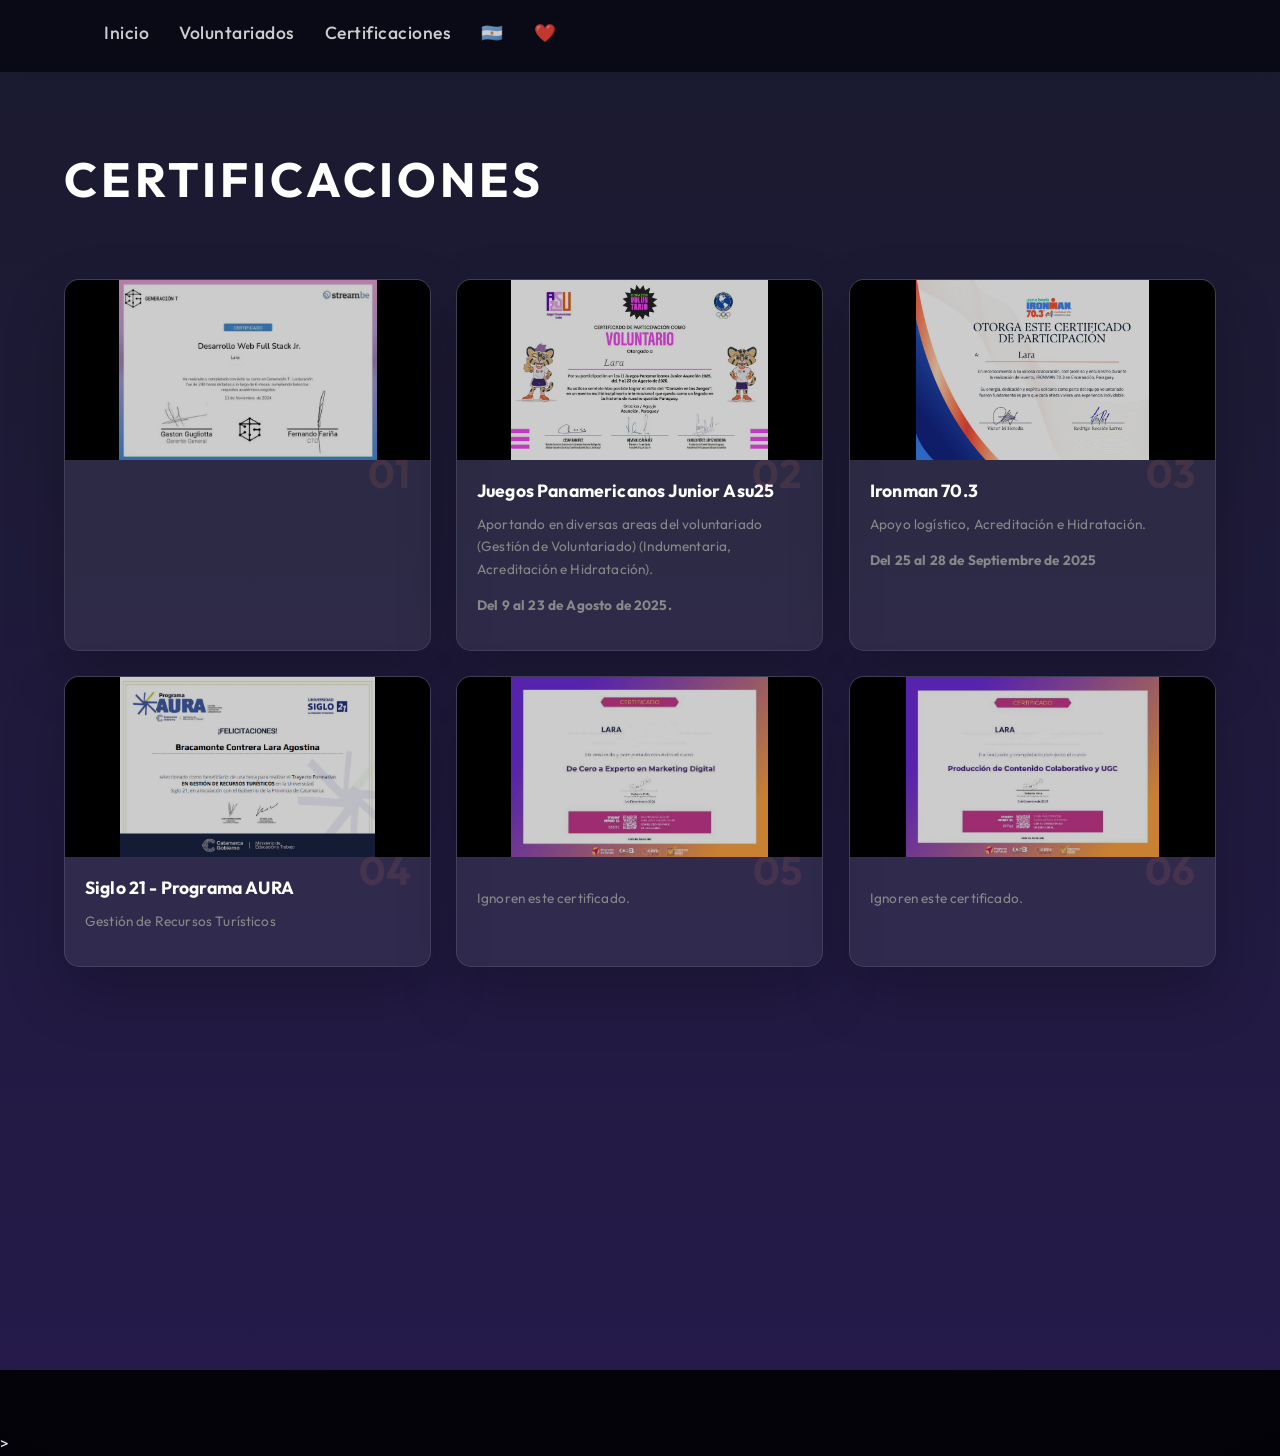
<file: certificaciones.html>
<!DOCTYPE html>
<html lang="es">
<head>
    <meta charset="UTF-8">
    <meta name="viewport" content="width=device-width, initial-scale=1.0">
    <title>Certificaciones - Lara Agostina</title>
    <link href="https://unpkg.com/aos@2.3.1/dist/aos.css" rel="stylesheet">
    <link href="https://fonts.googleapis.com/css2?family=Outfit:wght@300;600&family=Playfair+Display:ital,wght@1,700&display=swap" rel="stylesheet">
    <link rel="stylesheet" href="styles.css">
    <link href="https://fonts.googleapis.com/css2?family=Indie+Flower&display=swap" rel="stylesheet">

</head>
<body>

<nav>
    <div class="nav-container">
        <div class="menu-toggle" id="mobile-menu">
            <span class="bar"></span>
            <span class="bar"></span>
            <span class="bar"></span>
        </div>

    <ul class="nav-list">
        <li><a href="index.html">Inicio</a></li>
        <li><a href="voluntaria.html">Voluntariados</a></li>
        <li><a href="certificaciones.html" class="active" >Certificaciones</a></li>
        <li><a href="viajes.html">🇦🇷</a></li>
        <li><a href="raices.html">❤️</a></li>
    </ul>
    </div>
</nav>

<main>

<section id="certificaciones">
    <h2 data-aos="fade-up">Certificaciones</h2>
    <div class="certificados-slider">
        
        <div class="cert-card" data-aos="flip-left">
            <div class="cert-img-container">
                <img src="cert-fullstack.jpg" alt="Desarrollo Web Full Stack Jr" oncontextmenu="return false;">
            </div>
            <div class="cert-info">
                <span class="cert-number">01</span>
            </div>
        </div>

        <div class="cert-card" data-aos="flip-left" data-aos-delay="100">
            <div class="cert-img-container">
                <img src="Asu25 Lara Voluntaria.jpeg" alt="Juegos Panamericanos Junior Asu25" oncontextmenu="return false;">
            </div>
            <div class="cert-info">
                <span class="cert-number">02</span>
                <h3>Juegos Panamericanos Junior Asu25</h3>
                <p>Aportando en diversas areas del voluntariado (Gestión de Voluntariado) (Indumentaria, Acreditación e Hidratación).</p>
                <strong><p>Del 9 al 23 de Agosto de 2025.</p></strong>
            </div>
        </div>

        <div class="cert-card" data-aos="flip-left" data-aos-delay="200">
            <div class="cert-img-container">
                <img src="Ironman 70.3 Lara Voluntaria.jpg" alt="ironman 70.3" oncontextmenu="return false;">
            </div>
            <div class="cert-info">
                <span class="cert-number">03</span>
                <h3>Ironman 70.3</h3>
                <p>Apoyo logístico, Acreditación e Hidratación.</p>
                <strong><p>Del 25 al 28 de Septiembre de 2025</p></strong>
            </div>
        </div>

         <div class="cert-card" data-aos="flip-left" data-aos-delay="200">
            <div class="cert-img-container">
                <img src="Certificado Siglo21 - Programa AURA.jpg" alt="Certificado Siglo21 - Programa AURA" oncontextmenu="return false;">
            </div>
            <div class="cert-info">
                <span class="cert-number">04</span>
                <h3>Siglo 21 - Programa AURA</h3>
                <p>Gestión de Recursos Turísticos</p>
            </div>
        </div>

        <div class="cert-card" data-aos="flip-left" data-aos-delay="300">
            <div class="cert-img-container">
                <img src="cert-marketing.jpg" alt="Marketing Digital" oncontextmenu="return false;">
            </div>
            <div class="cert-info">
                <span class="cert-number">05</span>
                <p>Ignoren este certificado.</p>
            </div>
        </div>

        <div class="cert-card" data-aos="flip-left" data-aos-delay="400">
            <div class="cert-img-container">
                <img src="cert-ugc.jpg" alt="UGC" oncontextmenu="return false;">
            </div>
            <div class="cert-info">
                <p>Ignoren este certificado.</p>
                <span class="cert-number">06</span>
            </div>
        </div>

        <div class="cert-card" data-aos="flip-left" data-aos-delay="500">
            <div class="cert-img-container">
                <img src="oratoria  neurocomunicaciones.jpg" alt="Oratoria" oncontextmenu="return false;">
            </div>
            <div class="cert-info">
                <p>Ignoren este certificado.</p>
                <span class="cert-number">07</span>
            </div>
        </div>

        <div class="cert-card" data-aos="flip-left" data-aos-delay="600">
            <div class="cert-img-container">
                <img src="edicion de video para redes sociales.jpeg" alt="Edición de Video" oncontextmenu="return false;">
            </div>
            <div class="cert-info">
                <p>Ignoren este certificado.</p>
                <span class="cert-number">08</span>
            </div>
        </div>
    </div>
</section>
    
</main>

<script src="https://unpkg.com/aos@2.3.1/dist/aos.js"></script>
    <script>
        AOS.init();
    </script>


<script>
        const mobileMenu = document.getElementById('mobile-menu');
        const navList = document.querySelector('.nav-list');

        mobileMenu.addEventListener('click', () => {
            navList.classList.toggle('active');
            mobileMenu.classList.toggle('is-active'); // Por si cambia la forma de las rayitas
        });
    </script>

<script>
        // Seleccionamos todos los enlaces del menú
        const linksMenu = document.querySelectorAll('.nav-list a');

        linksMenu.forEach(link => {
            link.addEventListener('click', function(e) {
                // 1. Evitamos que el navegador salte de página inmediatamente
                e.preventDefault(); 
                const href = this.getAttribute('href');
                
                // 2. Creamos la onda (ripple)
                const ripple = document.createElement('span');
                ripple.classList.add('ripple');
                this.appendChild(ripple);

                // 3. Calculamos la posición del clic para que la onda nazca ahí
                const rect = this.getBoundingClientRect();
                const size = Math.max(rect.width, rect.height);
                
                // Centramos la onda en el punto exacto del clic/toque
                const x = e.clientX - rect.left - size / 2;
                const y = e.clientY - rect.top - size / 2;

                ripple.style.width = ripple.style.height = `${size}px`;
                ripple.style.left = `${x}px`;
                ripple.style.top = `${y}px`;

                // 4. Cambiamos el color del texto a amarillo durante la expansión
                this.style.color = '#ffeb3b'; // O tu color amarillo exacto

                // 5. Pequeña pausa: Esperamos 400ms (lo que tarda en expandirse la onda) 
                //    y luego saltamos a la página nueva.
                setTimeout(() => {
                    // Eliminamos el ripple para no sobrecargar el DOM (opcional pero limpio)
                    ripple.remove();
                    // Volvemos a poner el color de texto normal antes del cambio de página
                    this.style.color = ''; 
                    // Ejecutamos el salto de página
                    window.location.href = href;
                }, 400); // 400ms es el tiempo perfecto de espera
            });
        });
    </script>

</body>
</html>>
</file>
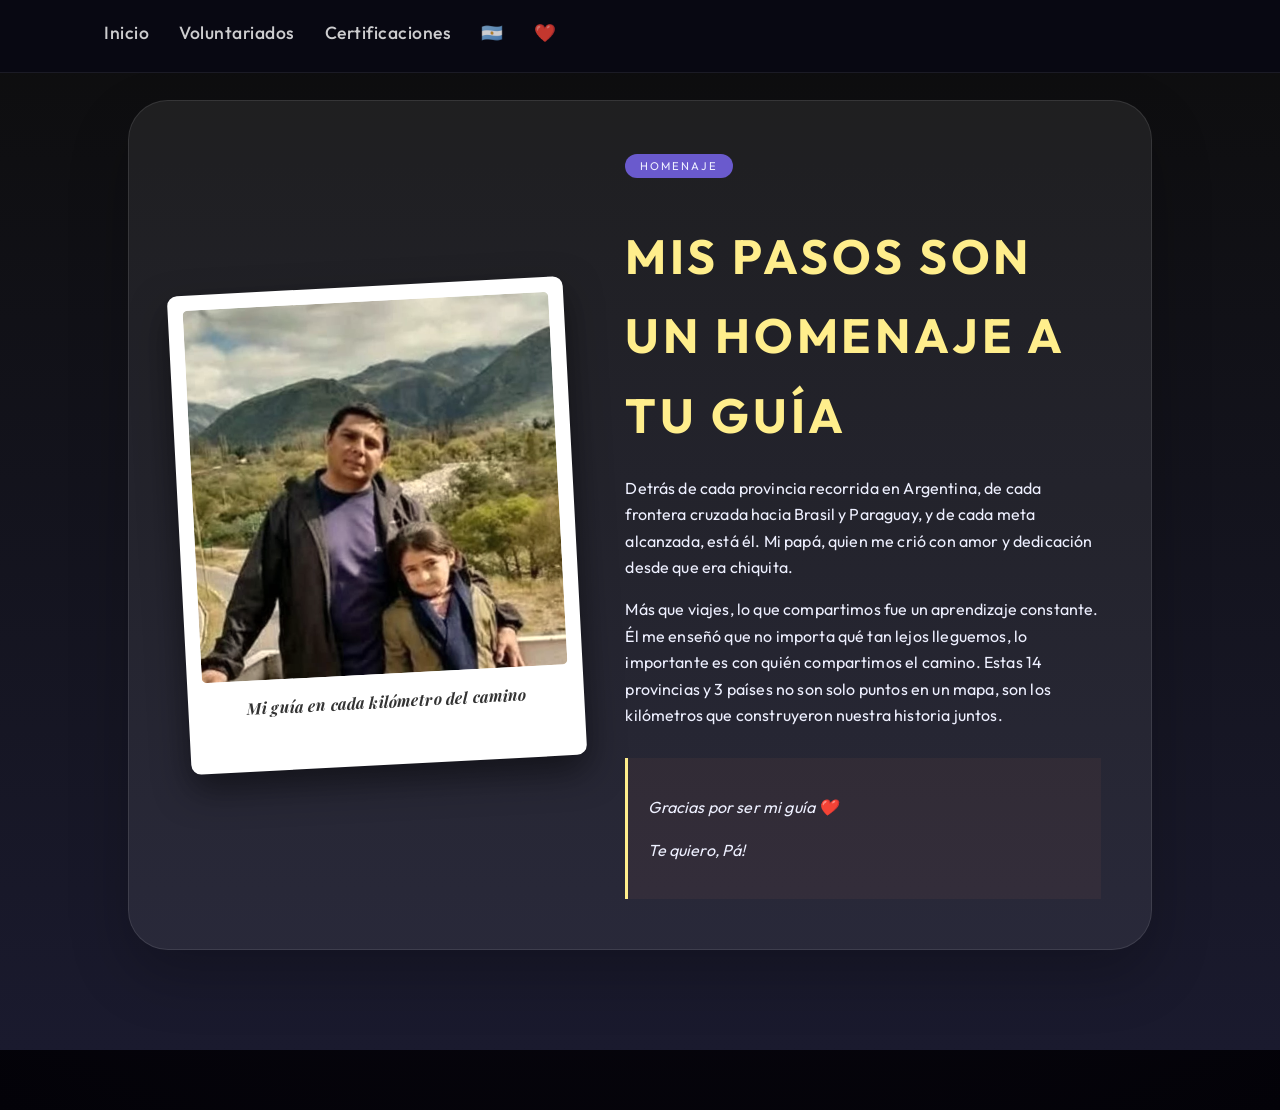
<file: raices.html>
<!DOCTYPE html>
<html lang="es">
<head>
    <meta charset="UTF-8">
    <meta name="viewport" content="width=device-width, initial-scale=1.0">
    <title>❤️ - Lara Agostina</title>
    <link href="https://unpkg.com/aos@2.3.1/dist/aos.css" rel="stylesheet">
    <link href="https://fonts.googleapis.com/css2?family=Outfit:wght@300;600&family=Playfair+Display:ital,wght@1,700&display=swap" rel="stylesheet">
    <link rel="stylesheet" href="styles.css">
    <link href="https://fonts.googleapis.com/css2?family=Indie+Flower&display=swap" rel="stylesheet">

</head>
<body>

<nav>
    <div class="nav-container">
        <div class="menu-toggle" id="mobile-menu">
            <span class="bar"></span>
            <span class="bar"></span>
            <span class="bar"></span>
        </div>

    <ul class="nav-list">
        <li><a href="index.html">Inicio</a></li>
        <li><a href="voluntaria.html">Voluntariados</a></li>
        <li><a href="certificaciones.html">Certificaciones</a></li>
        <li><a href="viajes.html">🇦🇷</a></li>
        <li><a href="raices.html" class="active">❤️</a></li>
    </ul>
    </div>
</nav>

<main>

<section id="raices">
    <div class="story-container" data-aos="fade-up">
        <div class="story-grid">
            <div class="story-image">
                <div class="photo-frame">
                    <img src="mi papá y yo.jpeg" alt="Mi papá y yo" oncontextmenu="return false;">
                    <div class="photo-caption">Mi guía en cada kilómetro del camino</div>
                </div>
            </div>

            <div class="story-text">
                <span class="special-tag">Homenaje</span>
                <h2>Mis pasos son un homenaje a tu guía</h2>
                <p>
                    Detrás de cada provincia recorrida en Argentina, de cada frontera cruzada hacia Brasil y Paraguay, y de cada meta alcanzada, está él. Mi papá, quien me crió con amor y dedicación desde que era chiquita.
                </p>
                <p>
                    Más que viajes, lo que compartimos fue un aprendizaje constante. Él me enseñó que no importa qué tan lejos lleguemos, lo importante es con quién compartimos el camino. Estas 14 provincias y 3 países no son solo puntos en un mapa, son los kilómetros que construyeron nuestra historia juntos.
                </p>
                <div class="dedicatoria-final">
                    <p>Gracias por ser mi guía ❤️
                        <p>Te quiero, Pá!</p>
                    </p>
                </div>
            </div>
        </div>
    </div>
</section>

</main>

<script src="https://unpkg.com/aos@2.3.1/dist/aos.js"></script>
    <script>
        AOS.init();
    </script>


<script>
        const mobileMenu = document.getElementById('mobile-menu');
        const navList = document.querySelector('.nav-list');

        mobileMenu.addEventListener('click', () => {
            navList.classList.toggle('active');
            mobileMenu.classList.toggle('is-active'); // Por si cambia la forma de las rayitas
        });
    </script>

    <script>
        // Seleccionamos todos los enlaces del menú
        const linksMenu = document.querySelectorAll('.nav-list a');

        linksMenu.forEach(link => {
            link.addEventListener('click', function(e) {
                // 1. Evitamos que el navegador salte de página inmediatamente
                e.preventDefault(); 
                const href = this.getAttribute('href');
                
                // 2. Creamos la onda (ripple)
                const ripple = document.createElement('span');
                ripple.classList.add('ripple');
                this.appendChild(ripple);

                // 3. Calculamos la posición del clic para que la onda nazca ahí
                const rect = this.getBoundingClientRect();
                const size = Math.max(rect.width, rect.height);
                
                // Centramos la onda en el punto exacto del clic/toque
                const x = e.clientX - rect.left - size / 2;
                const y = e.clientY - rect.top - size / 2;

                ripple.style.width = ripple.style.height = `${size}px`;
                ripple.style.left = `${x}px`;
                ripple.style.top = `${y}px`;

                // 4. Cambiamos el color del texto a amarillo durante la expansión
                this.style.color = '#ffeb3b'; // O tu color amarillo exacto

                // 5. Pequeña pausa: Esperamos 400ms (lo que tarda en expandirse la onda) 
                //    y luego saltamos a la página nueva.
                setTimeout(() => {
                    // Eliminamos el ripple para no sobrecargar el DOM (opcional pero limpio)
                    ripple.remove();
                    // Volvemos a poner el color de texto normal antes del cambio de página
                    this.style.color = ''; 
                    // Ejecutamos el salto de página
                    window.location.href = href;
                }, 400); // 400ms es el tiempo perfecto de espera
            });
        });
    </script>

</body>
</html>
</file>
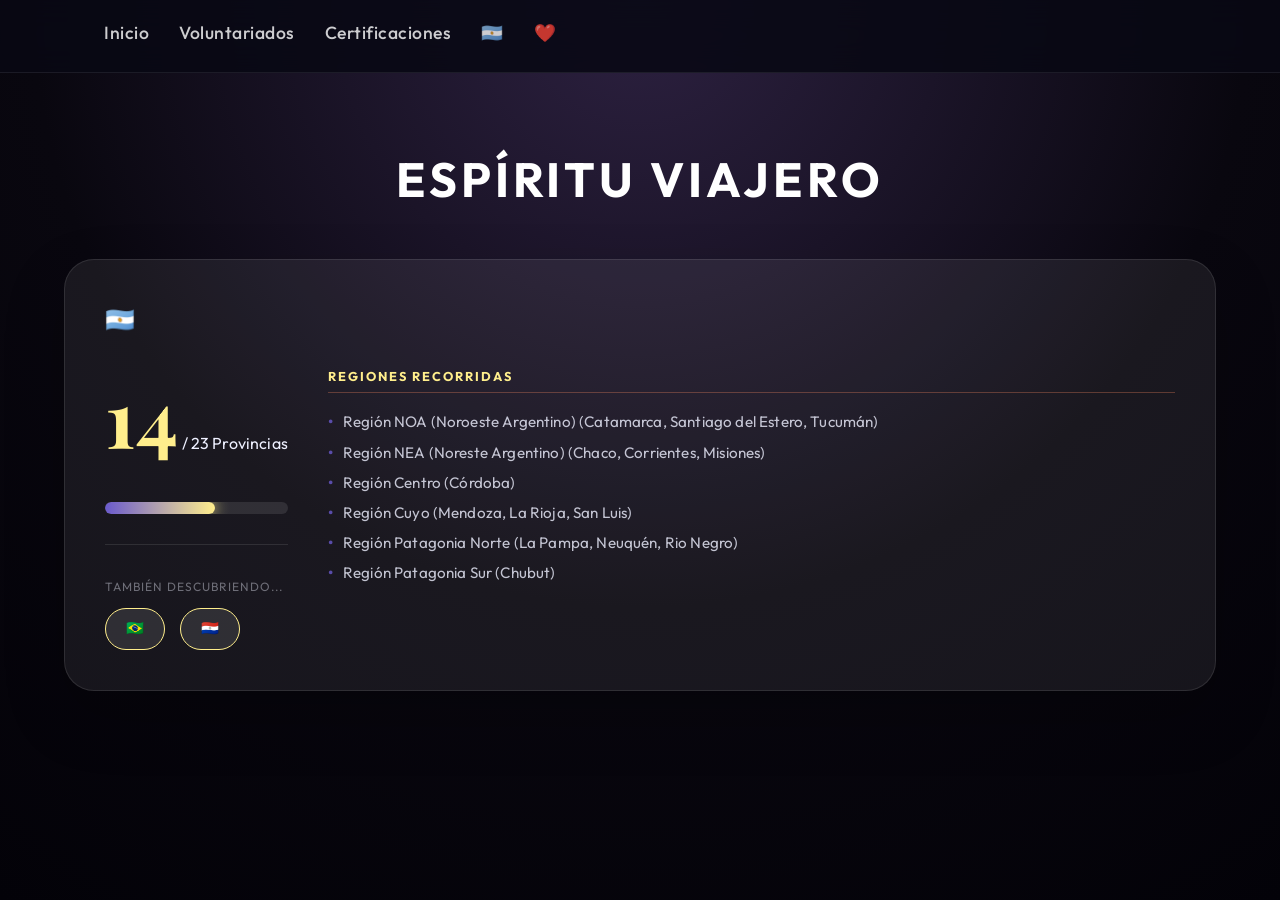
<file: viajes.html>
<!DOCTYPE html>
<html lang="es">
<head>
    <meta charset="UTF-8">
    <meta name="viewport" content="width=device-width, initial-scale=1.0">
    <title>🇦🇷 - Lara Agostina</title>
    <link href="https://unpkg.com/aos@2.3.1/dist/aos.css" rel="stylesheet">
    <link href="https://fonts.googleapis.com/css2?family=Outfit:wght@300;600&family=Playfair+Display:ital,wght@1,700&display=swap" rel="stylesheet">
    <link rel="stylesheet" href="styles.css">
    <link href="https://fonts.googleapis.com/css2?family=Indie+Flower&display=swap" rel="stylesheet">

</head>
<body>

<nav>
    <div class="nav-container">
        <div class="menu-toggle" id="mobile-menu">
            <span class="bar"></span>
            <span class="bar"></span>
            <span class="bar"></span>
        </div>

    <ul class="nav-list">
        <li><a href="index.html">Inicio</a></li>
        <li><a href="voluntaria.html">Voluntariados</a></li>
        <li><a href="certificaciones.html">Certificaciones</a></li>
        <li><a href="viajes.html" class="active" >🇦🇷</a></li>
        <li><a href="raices.html">❤️</a></li>
    </ul>
    </div>
</nav>

<main>

<section id="viajes">
    <div class="container" data-aos="fade-up">
        <h2 style="text-align: center;">Espíritu Viajero</h2>
        
        <div class="map-stats-container">
            <div class="map-info">
                <div class="country-header">
                    <span class="flag">🇦🇷</span>
                </div>

                <div class="counter-container">
                    <span class="provincias-count">14</span>
                    <span class="total-count">/ 23 Provincias</span>
                </div>
                <div class="progress-bar-bg">
                    <div class="progress-bar-fill" style="width: 60%;"></div>
                </div>
                
                <div class="international-tags">
                    <p class="footer-subtext">También descubriendo...</p>
                    <div class="tags-row">
                        <span class="country-tag">🇧🇷</span>
                        <span class="country-tag">🇵🇾</span>
                    </div>
                </div>
            </div>

            <div class="provincias-list-grid">
                <div class="region-box">
                    <h4>Regiones Recorridas</h4>
                    <ul>
                        <li>Región NOA (Noroeste Argentino) (Catamarca, Santiago del Estero, Tucumán)</li>
                        <li>Región NEA (Noreste Argentino) (Chaco, Corrientes, Misiones)</li>
                        <li>Región Centro (Córdoba)</li>
                        <li>Región Cuyo (Mendoza, La Rioja, San Luis)</li>
                        <li>Región Patagonia Norte (La Pampa, Neuquén, Rio Negro)</li>
                        <li>Región Patagonia Sur (Chubut)</li>
                    </ul>
                </div>
            </div>
        </div>
    </div>
</section>

</main>

<script src="https://unpkg.com/aos@2.3.1/dist/aos.js"></script>
    <script>
        AOS.init();
    </script>


<script>
        const mobileMenu = document.getElementById('mobile-menu');
        const navList = document.querySelector('.nav-list');

        mobileMenu.addEventListener('click', () => {
            navList.classList.toggle('active');
            mobileMenu.classList.toggle('is-active'); // Por si cambia la forma de las rayitas
        });
    </script>

    <script>
        // Seleccionamos todos los enlaces del menú
        const linksMenu = document.querySelectorAll('.nav-list a');

        linksMenu.forEach(link => {
            link.addEventListener('click', function(e) {
                // 1. Evitamos que el navegador salte de página inmediatamente
                e.preventDefault(); 
                const href = this.getAttribute('href');
                
                // 2. Creamos la onda (ripple)
                const ripple = document.createElement('span');
                ripple.classList.add('ripple');
                this.appendChild(ripple);

                // 3. Calculamos la posición del clic para que la onda nazca ahí
                const rect = this.getBoundingClientRect();
                const size = Math.max(rect.width, rect.height);
                
                // Centramos la onda en el punto exacto del clic/toque
                const x = e.clientX - rect.left - size / 2;
                const y = e.clientY - rect.top - size / 2;

                ripple.style.width = ripple.style.height = `${size}px`;
                ripple.style.left = `${x}px`;
                ripple.style.top = `${y}px`;

                // 4. Cambiamos el color del texto a amarillo durante la expansión
                this.style.color = '#ffeb3b'; // O tu color amarillo exacto

                // 5. Pequeña pausa: Esperamos 400ms (lo que tarda en expandirse la onda) 
                //    y luego saltamos a la página nueva.
                setTimeout(() => {
                    // Eliminamos el ripple para no sobrecargar el DOM (opcional pero limpio)
                    ripple.remove();
                    // Volvemos a poner el color de texto normal antes del cambio de página
                    this.style.color = ''; 
                    // Ejecutamos el salto de página
                    window.location.href = href;
                }, 400); // 400ms es el tiempo perfecto de espera
            });
        });
    </script>

</body>
</html>
</file>
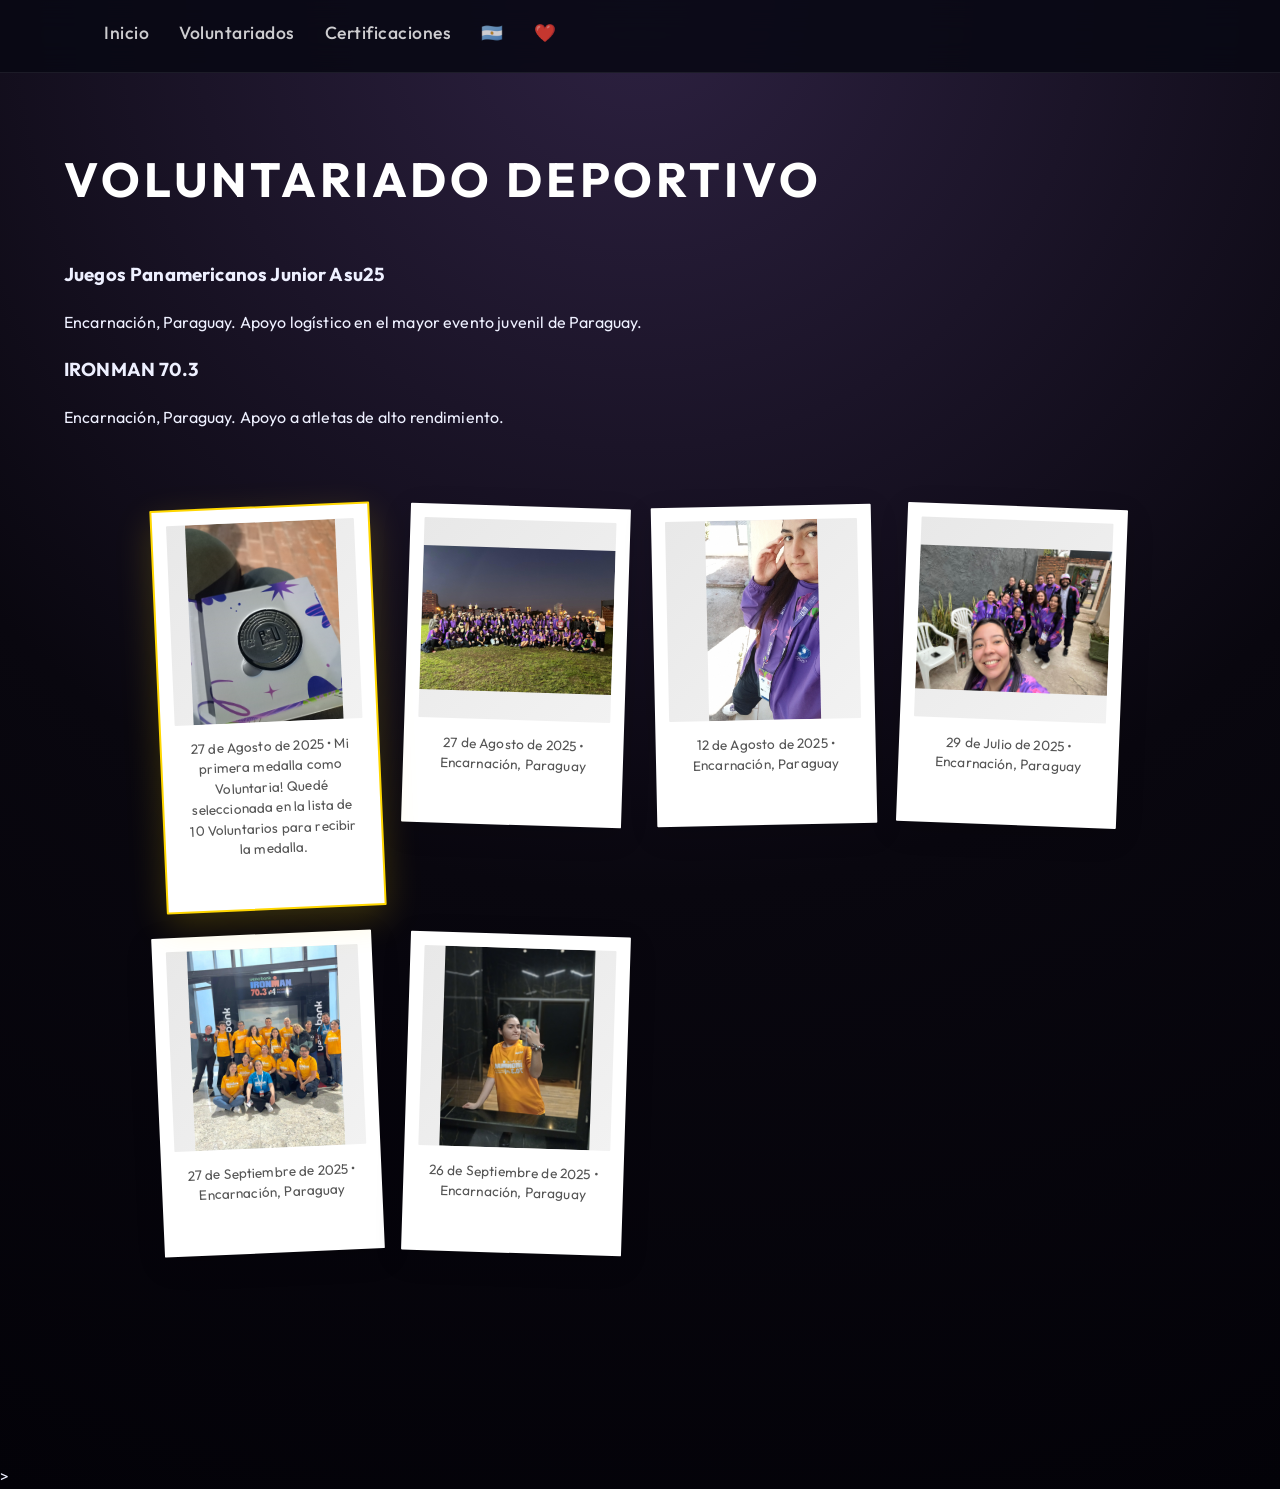
<file: voluntaria.html>
<!DOCTYPE html>
<html lang="es">
<head>
    <meta charset="UTF-8">
    <meta name="viewport" content="width=device-width, initial-scale=1.0">
    <title>Voluntaria - Lara Agostina</title>
    <link href="https://unpkg.com/aos@2.3.1/dist/aos.css" rel="stylesheet">
    <link href="https://fonts.googleapis.com/css2?family=Outfit:wght@300;600&family=Playfair+Display:ital,wght@1,700&display=swap" rel="stylesheet">
    <link rel="stylesheet" href="styles.css">
    <link href="https://fonts.googleapis.com/css2?family=Indie+Flower&display=swap" rel="stylesheet">

</head>
<body>

<nav>
    <div class="nav-container">
        <div class="menu-toggle" id="mobile-menu">
            <span class="bar"></span>
            <span class="bar"></span>
            <span class="bar"></span>
        </div>

    <ul class="nav-list">
        <li><a href="index.html">Inicio</a></li>
        <li><a href="voluntaria.html" class="active" >Voluntariados</a></li>
        <li><a href="certificaciones.html">Certificaciones</a></li>
        <li><a href="viajes.html">🇦🇷</a></li>
        <li><a href="raices.html">❤️</a></li>
    </ul>
    </div>
</nav>

<main>

<section id="voluntariados" class="dark-section">
    <h2 data-aos="fade-right">Voluntariado Deportivo</h2>
    <div class="vol-grid">
        <div class="vol-item asu" data-aos="flip-up">
            <h3>Juegos Panamericanos Junior Asu25</h3>
            <p>Encarnación, Paraguay. Apoyo logístico en el mayor evento juvenil de Paraguay.</p>
        </div>
        <div class="vol-item ironman" data-aos="flip-up" data-aos-delay="200">
            <h3>IRONMAN 70.3</h3>
            <p>Encarnación, Paraguay. Apoyo a atletas de alto rendimiento.</p>
        </div>
    </div>

   <div class="galeria-voluntariado">
  <div class="polaroid destacada">
    <div class="pin"></div>
    <div class="contenedor-img">
      <img src="medalla 2 asu25.jpg" alt="Mi Medalla" oncontextmenu="return false;">
    </div>
    <div class="texto">27 de Agosto de 2025 • Mi primera medalla como Voluntaria! Quedé seleccionada en la lista de 10 Voluntarios para recibir la medalla.</div>
  </div>

  <div class="polaroid">
    <div class="contenedor-img">
      <img src="Juntada Voluntariado Asu25.jpg" alt="Equipo" oncontextmenu="return false;">
    </div>
    <div class="texto">27 de Agosto de 2025 • Encarnación, Paraguay</div>
  </div>
  
   <div class="polaroid">
    <div class="contenedor-img">
      <img src="Yo Asu25.webp" alt="Equipo" oncontextmenu="return false;">
    </div>
    <div class="texto">12 de Agosto de 2025 • Encarnación, Paraguay</div>
  </div>

   <div class="polaroid">
    <div class="contenedor-img">
      <img src="foto grupal asu25.jpg" alt="Equipo" oncontextmenu="return false;">
    </div>
    <div class="texto">29 de Julio de 2025 • Encarnación, Paraguay</div>
  </div>

    <div class="polaroid">
    <div class="contenedor-img">
      <img src="foto grupal ironman 70.3.jpg" alt="Equipo" oncontextmenu="return false;">
    </div>
    <div class="texto">27 de Septiembre de 2025 • Encarnación, Paraguay</div>
  </div>

    <div class="polaroid">
    <div class="contenedor-img">
      <img src="yo - ironman 70.3.jpg" alt="Equipo" oncontextmenu="return false;">
    </div>
    <div class="texto">26 de Septiembre de 2025 • Encarnación, Paraguay</div>
  </div>

</div>
</section>

</main>

<script src="https://unpkg.com/aos@2.3.1/dist/aos.js"></script>
    <script>
        AOS.init();
    </script>


<script>
        const mobileMenu = document.getElementById('mobile-menu');
        const navList = document.querySelector('.nav-list');

        mobileMenu.addEventListener('click', () => {
            navList.classList.toggle('active');
            mobileMenu.classList.toggle('is-active'); // Por si cambia la forma de las rayitas
        });
    </script>

    <script>
        // Seleccionamos todos los enlaces del menú
        const linksMenu = document.querySelectorAll('.nav-list a');

        linksMenu.forEach(link => {
            link.addEventListener('click', function(e) {
                // 1. Evitamos que el navegador salte de página inmediatamente
                e.preventDefault(); 
                const href = this.getAttribute('href');
                
                // 2. Creamos la onda (ripple)
                const ripple = document.createElement('span');
                ripple.classList.add('ripple');
                this.appendChild(ripple);

                // 3. Calculamos la posición del clic para que la onda nazca ahí
                const rect = this.getBoundingClientRect();
                const size = Math.max(rect.width, rect.height);
                
                // Centramos la onda en el punto exacto del clic/toque
                const x = e.clientX - rect.left - size / 2;
                const y = e.clientY - rect.top - size / 2;

                ripple.style.width = ripple.style.height = `${size}px`;
                ripple.style.left = `${x}px`;
                ripple.style.top = `${y}px`;

                // 4. Cambiamos el color del texto a amarillo durante la expansión
                this.style.color = '#ffeb3b'; // O tu color amarillo exacto

                // 5. Pequeña pausa: Esperamos 400ms (lo que tarda en expandirse la onda) 
                //    y luego saltamos a la página nueva.
                setTimeout(() => {
                    // Eliminamos el ripple para no sobrecargar el DOM (opcional pero limpio)
                    ripple.remove();
                    // Volvemos a poner el color de texto normal antes del cambio de página
                    this.style.color = ''; 
                    // Ejecutamos el salto de página
                    window.location.href = href;
                }, 400); // 400ms es el tiempo perfecto de espera
            });
        });
    </script>

</body>
</html>>
</file>
<file: styles.css>
:root {
    --bg-dark: #1a1a2e;
    --accent-orange: #FFEE8C;
    --accent-purple: #6a5acd;
    --glass: rgba(255, 255, 255, 0.1);
}

body {
    background-color: var(--bg-dark);
    color: white;
    font-family: 'Outfit', sans-serif;
    margin: 0;
    overflow-x: hidden;
}

header {
    height: 80vh;
    display: flex;
    justify-content: center;
    align-items: center;
    background: linear-gradient(135deg, #1a1a2e 0%, #4a192c 100%);
    text-align: center;
}

h1 {
    font-family: 'Playfair Display', serif;
    font-size: clamp(3rem, 10vw, 6rem);
    margin: 0;
}

.subtitle {
    font-size: 1.2rem;
    opacity: 0.8;
}

section { padding: 100px 10%; }

h2 { font-size: 2.5rem; margin-bottom: 40px; }

/* Hobbies */
.hobbies-grid {
    display: flex;
    gap: 20px;
    justify-content: center;
}

.hobby-item {
    background: var(--glass);
    padding: 20px 40px;
    border-radius: 50px;
    backdrop-filter: blur(10px);
    border: 1px solid rgba(255,255,255,0.2);
}

/* Voluntariados con más onda */
.vol-container { display: flex; gap: 20px; }
.vol-card {
    flex: 1;
    padding: 40px;
    border-radius: 20px;
    min-height: 200px;
    display: flex;
    flex-direction: column;
    justify-content: flex-end;
}
.custom-gradient-1 { background: linear-gradient(45deg, #6a5acd, #fb2e01); }
.custom-gradient-2 { background: linear-gradient(45deg, #2193b0, #6dd5ed); }

/* Emprendimientos en Blanco y Negro */
.ideas-grid { display: grid; grid-template-columns: 1fr 1fr; gap: 30px; }

.idea-card {
    position: relative;
    height: 300px;
    background: #333;
    border-radius: 20px;
    overflow: hidden;
    background-image: url('https://via.placeholder.com/600x400'); /* Pon tu imagen aquí */
    background-size: cover;
    background-position: center;
}

.grayscale {
    filter: grayscale(100%);
    transition: 0.5s ease;
}

.grayscale:hover {
    filter: grayscale(0%); /* Se pone a color al pasar el mouse */
}

.status-tag {
    position: absolute;
    top: 20px;
    right: 20px;
    background: rgba(0,0,0,0.8);
    padding: 5px 15px;
    border-radius: 5px;
    font-size: 0.8rem;
}

.idea-content {
    position: absolute;
    bottom: 0;
    width: 100%;
    padding: 20px;
    background: linear-gradient(transparent, black);
}

#certificaciones {
    background: linear-gradient(180deg, #1a1a2e 0%, #251a4a 100%);
}

.cursos-grid {
    display: grid;
    grid-template-columns: repeat(auto-fit, minmax(280px, 1fr));
    gap: 25px;
}

.curso-card {
    background: rgba(255, 255, 255, 0.05); /* Efecto cristal */
    backdrop-filter: blur(15px);
    border: 1px solid rgba(255, 255, 255, 0.1);
    border-radius: 20px;
    padding: 30px;
    display: flex;
    align-items: center;
    gap: 20px;
    transition: all 0.4s ease;
}

.curso-card:hover {
    background: rgba(255, 255, 255, 0.1);
    border: 1px solid var(--accent-orange);
    transform: translateY(-10px) scale(1.02);
}

.curso-icon {
    font-size: 2.5rem;
}

.curso-info h3 {
    margin: 5px 0;
    font-size: 1.2rem;
    color: #fff;
}

.curso-info p {
    font-size: 0.9rem;
    color: #ccc;
    margin: 0;
}

.tag {
    background: var(--accent-orange);
    color: #000;
    font-size: 0.7rem;
    font-weight: bold;
    padding: 3px 10px;
    border-radius: 20px;
    text-transform: uppercase;
}

:root {
    --primary: #ff7e5f;
    --secondary: #feb47b;
    --dark: #121212;
    --glass: rgba(255, 255, 255, 0.1);
}

body {
    background-color: var(--dark);
    color: white;
    font-family: 'Outfit', sans-serif;
    scroll-behavior: smooth;
    margin: 0;
}

/* Nav Estilizada */
nav {
    position: sticky;
    top: 0;
    z-index: 1000;
    background: rgba(8, 8, 20, 0.92);
    backdrop-filter: blur(16px);
    border-bottom: 1px solid rgba(255, 255, 255, 0.08);
}

.nav-container {
    max-width: 1200px;
    margin: 0 auto;
    padding: 12px 5%;
    display: flex;
    align-items: center;
    justify-content: space-between;
    gap: 24px;
}

.logo {
    font-family: 'Playfair Display', serif;
    font-size: 1.6rem;
    font-weight: 700;
    letter-spacing: 0.08em;
    color: #ffffff;
}

.logo span {
    color: var(--accent-orange);
}

.nav-list {
    display: flex;
    align-items: center;
    gap: 28px;
    margin: 0;
    padding: 0;
    list-style: none;
}

.nav-list li {
    margin: 0;
}

.nav-list a {
    color: #f4f6ff;
    text-decoration: none;
    font-size: 0.95rem;
    transition: color 0.25s ease, transform 0.25s ease;
    padding: 8px 0;
}

.nav-list a:hover {
    color: var(--accent-orange);
    transform: translateY(-2px);
}

/* Hobbies */
.hobbies-container {
    display: grid;
    grid-template-columns: repeat(auto-fit, minmax(250px, 1fr));
    gap: 20px;
}

.hobby-card {
    background: var(--glass);
    padding: 30px;
    border-radius: 20px;
    text-align: center;
    border: 1px solid rgba(255,255,255,0.05);
}

/* Emprendimientos Grayscale */
.ideas-container {
    display: flex;
    gap: 30px;
    margin-top: 40px;
}

.idea-box {
    position: relative;
    flex: 1;
    border-radius: 15px;
    overflow: hidden;
    background: #222;
}

.grayscale img {
    width: 100%;
    filter: grayscale(100%);
    opacity: 0.5;
    transition: 0.5s;
}

.idea-box:hover .grayscale img {
    filter: grayscale(0%);
    opacity: 1;
}

.overlay {
    position: absolute;
    top: 20px;
    left: 20px;
    background: white;
    color: black;
    padding: 5px 15px;
    font-weight: bold;
    border-radius: 5px;
    z-index: 10;
}

.idea-info { padding: 20px; }

/* Cursos */
.curso-tag {
    display: inline-block;
    padding: 10px 20px;
    margin: 10px;
    background: linear-gradient(90deg, var(--primary), var(--secondary));
    border-radius: 50px;
    font-weight: bold;
}

#galeria {
    background: radial-gradient(circle at top, rgba(255,255,255,0.04), transparent 45%), #0b0b14;
    padding-top: 80px;
    padding-bottom: 100px;
}

#galeria h2 {
    font-size: clamp(2.5rem, 6vw, 3.5rem);
    margin-bottom: 10px;
    letter-spacing: 0.15em;
}

#galeria .subtitle {
    max-width: 720px;
    margin: 0 auto;
    opacity: 0.75;
}

.gallery-grid {
    display: grid;
    grid-template-columns: repeat(auto-fit, minmax(220px, 1fr));
    gap: 18px;
    margin-top: 40px;
    align-items: start;
}

.gallery-item {
    position: relative;
    overflow: hidden;
    border-radius: 22px;
    background: rgba(255, 255, 255, 0.03);
    border: 1px solid rgba(255,255,255,0.08);
    box-shadow: 0 18px 50px rgba(0, 0, 0, 0.24);
    cursor: pointer;
    transition: transform 0.35s ease, box-shadow 0.35s ease, border-color 0.35s ease;
    min-height: 260px;
}

.gallery-item:hover {
    transform: translateY(-6px);
    box-shadow: 0 28px 60px rgba(0, 0, 0, 0.30);
    border-color: rgba(255, 204, 102, 0.35);
}

.gallery-item img {
    width: 100%;
    height: 100%;
    object-fit: cover;
    display: block;
    transition: transform 0.5s ease, filter 0.35s ease;
}

.gallery-item:hover img {
    transform: scale(1.06);
    filter: brightness(0.95);
}

.gallery-item::before {
    content: attr(alt);
    position: absolute;
    bottom: 0;
    left: 0;
    right: 0;
    padding: 16px;
    background: linear-gradient(transparent, rgba(0, 0, 0, 0.78));
    color: white;
    font-size: 0.95rem;
    opacity: 0;
    transition: opacity 0.3s ease;
}

.gallery-item:hover::before {
    opacity: 1;
}

@media (max-width: 768px) {
    #galeria {
        padding-top: 60px;
        padding-bottom: 70px;
    }

    #galeria h2 {
        font-size: 2.4rem;
    }

    #galeria .subtitle {
        padding: 0 10px;
        text-align: center;
    }

    .gallery-grid {
        grid-template-columns: repeat(auto-fit, minmax(180px, 1fr));
        gap: 14px;
        grid-auto-rows: minmax(220px, auto);
    }

    .gallery-item {
        min-height: 220px;
        border-radius: 18px;
    }

    .gallery-item::before {
        font-size: 0.85rem;
        padding: 12px;
    }
}

.certificados-slider {
    display: grid;
    grid-template-columns: repeat(auto-fit, minmax(280px, 1fr));
    gap: 25px;
    padding: 20px 0;
}

.cert-card {
    background: #1e1e2f;
    border-radius: 15px;
    overflow: hidden;
    transition: all 0.4s cubic-bezier(0.175, 0.885, 0.32, 1.275);
    border: 1px solid rgba(255, 255, 255, 0.05);
}

.cert-card:hover {
    transform: translateY(-10px) scale(1.05);
    box-shadow: 0 20px 40px rgba(255, 140, 97, 0.2);
    border-color: var(--accent-orange);
}

.cert-img-container {
    width: 100%;
    height: 180px;
    overflow: hidden;
    background: #000;
}

.cert-img-container img {
    width: 100%;
    height: 100%;
    object-fit: contain; /* Para que el certificado se vea completo sin recortarse */
    opacity: 0.8;
    transition: 0.3s;
}

.cert-card:hover img {
    opacity: 1;
}

.cert-info {
    padding: 20px;
    position: relative;
}

.cert-number {
    position: absolute;
    top: -20px;
    right: 20px;
    font-size: 2.5rem;
    font-weight: bold;
    color: rgba(255, 140, 97, 0.1); /* Número gigante de fondo */
}

.cert-info h3 {
    margin: 0;
    font-size: 1.1rem;
    color: #fff;
    line-height: 1.3;
}

.cert-info p {
    color: #888;
    font-size: 0.85rem;
    margin-top: 10px;
}

/* Estilos para el Lightbox */
.lightbox {
    display: none; /* Oculto por defecto */
    position: fixed;
    z-index: 2000;
    top: 0;
    left: 0;
    width: 100%;
    height: 100%;
    background-color: rgba(0, 0, 0, 0.9);
    backdrop-filter: blur(8px);
    justify-content: center;
    align-items: center;
    flex-direction: column;
}

.lightbox img {
    max-width: 85%;
    max-height: 80%;
    border-radius: 10px;
    box-shadow: 0 0 30px rgba(255, 255, 255, 0.2);
    transform: scale(0.8);
    transition: transform 0.3s ease;
}

.lightbox.active img {
    transform: scale(1);
}

.close-lightbox {
    position: absolute;
    top: 30px;
    right: 50px;
    color: white;
    font-size: 50px;
    font-weight: bold;
    cursor: pointer;
}

#lightbox-caption {
    color: white;
    margin-top: 20px;
    font-size: 1.2rem;
    font-family: 'Playfair Display', serif;
}

.hero {
    min-height: 80vh;
    display: flex;
    justify-content: center;
    align-items: center;
    background: radial-gradient(circle at top, rgba(255,255,255,0.08), transparent 26%), linear-gradient(135deg, #1a1a2e 0%, #311f4f 100%);
    padding: 40px 8%;
    text-align: center;
}

.hero-container {
    display: flex;
    flex-direction: column;
    align-items: center;
    justify-content: center;
    gap: 24px;
    width: 100%;
    max-width: 560px;
}

.hero-text {
    width: 100%;
}

.hero-text h1 {
    font-family: 'Playfair Display', serif;
    font-size: clamp(2.6rem, 7vw, 3.2rem);
    margin: 0;
    color: #ffffff;
    line-height: 1.02;
}

.hero-text p {
    font-size: 1rem;
    opacity: 0.88;
    line-height: 1.75;
    margin: 0 auto;
    max-width: 520px;
}

.hero-actions {
    margin-top: 24px;
}

.hero-btn {
    display: inline-block;
    padding: 12px 32px;
    border-radius: 999px;
    background: rgba(255, 246, 225, 0.12);
    border: 1px solid rgba(255, 255, 255, 0.16);
    color: #fff;
    font-weight: 600;
    text-decoration: none;
    transition: transform 0.3s ease, box-shadow 0.3s ease, background 0.3s ease;
}

.hero-btn:hover {
    transform: translateY(-2px);
    background: rgba(255, 255, 255, 0.18);
    box-shadow: 0 14px 28px rgba(0, 0, 0, 0.18);
}

/* Marco circular para la foto */
.profile-frame {
    width: 155px;
    height: 155px;
    border-radius: 50%;
    padding: 6px;
    background: linear-gradient(135deg, rgba(255, 184, 108, 0.95), rgba(255, 126, 95, 0.95), rgba(106, 90, 205, 0.95));
    display: flex;
    justify-content: center;
    align-items: center;
    box-shadow: 0 0 38px rgba(255, 126, 95, 0.28);
    animation: float 5s ease-in-out infinite;
}

.profile-img {
    width: 100%;
    height: 100%;
    border-radius: 50%;
    object-fit: cover;
    border: 5px solid #0f0f1a;
}

/* Animación de flotado suave */
@keyframes float {
    0%, 100% { transform: translateY(0); }
    50% { transform: translateY(-12px); }
}

/* --- Footer moderno --- */
.footer-content {
    padding: 80px 10%;
    text-align: center;
    background: linear-gradient(to top, #1a1a2e, #121212);
}

.insta-btn {
    display: inline-flex;
    align-items: center;
    gap: 10px;
    background: linear-gradient(45deg, #f09433, #e6683c, #dc2743, #cc2366, #bc1888);
    color: white;
    padding: 15px 30px;
    border-radius: 50px;
    font-weight: bold;
    text-decoration: none;
    transition: transform 0.3s ease, box-shadow 0.3s ease;
    margin-top: 20px;
}

.insta-link { text-decoration: none; }

.insta-btn:hover {
    transform: scale(1.1);
    box-shadow: 0 10px 20px rgba(220, 39, 67, 0.4);
}

/* Estilos base para el botón (oculto en desktop) */
.menu-toggle {
    display: none;
    flex-direction: column;
    cursor: pointer;
    gap: 5px;
}

.bar {
    width: 25px;
    height: 3px;
    background-color: white;
    border-radius: 2px;
}

/* --- AJUSTES PARA MÓVILES --- */
@media (max-width: 768px) {
    .hero {
        height: auto; /* Evita el espacio gigante vacío */
        padding: 80px 20px 60px 20px;
    }

    .hero-container {
        justify-content: center;
        padding: 0;
    }

    .hero-text {
        max-width: 100%;
        text-align: center;
    }

    .profile-frame {
        width: 140px;
        height: 140px;
    }

    .hero-text h1 {
        font-size: 2.4rem;
    }

    .hero-text p {
        font-size: 1rem;
        opacity: 0.88;
    }

    .menu-toggle {
        display: flex; /* Mostrar las rayitas en móvil */
        z-index: 1001;
    }

    .nav-list {
        position: fixed;
        left: -100%; /* Escondido a la izquierda */
        top: 0;
        flex-direction: column;
        background: rgba(18, 18, 18, 0.98);
        backdrop-filter: blur(10px);
        width: 100%;
        height: 100vh;
        text-align: center;
        transition: 0.3s;
        justify-content: center;
        padding: 0;
        z-index: 1000;
    }

    /* Clase que activaremos con JS para mostrar el menú */
    .nav-list.active {
        left: 0;
    }

    .nav-list li {
        margin: 25px 0;
    }

    .nav-list a {
        font-size: 1.5rem;
    }
}

#contacto {
    background: linear-gradient(to top, #0f0f1b, #1a1a2e);
    padding: 80px 20px;
    display: flex;
    justify-content: center; /* Centra horizontalmente */
    align-items: center;    /* Centra verticalmente si fuera necesario */
    text-align: center;
}

.footer-content {
    max-width: 600px;
    width: 100%;
}

.insta-container {
    display: flex;
    justify-content: center;
    margin: 30px 0;
}

.insta-btn {
    display: flex;
    align-items: center;
    gap: 12px;
    background: linear-gradient(45deg, #f09433, #e6683c, #dc2743, #cc2366, #bc1888);
    color: white;
    padding: 15px 35px;
    border-radius: 50px;
    font-weight: 600;
    text-decoration: none;
    transition: all 0.3s ease;
}

.insta-btn:hover {
    transform: scale(1.05);
    box-shadow: 0 10px 25px rgba(220, 39, 67, 0.4);
}

.footer-bottom {
    margin-top: 50px;
    border-top: 1px solid rgba(255, 255, 255, 0.1);
    padding-top: 25px;
}

.footer-bottom p {
    font-size: 0.9rem;
    color: rgba(255, 255, 255, 0.6);
    margin: 5px 0;
}

.footer-subtext {
    font-size: 0.75rem !important;
    letter-spacing: 1px;
    text-transform: uppercase;
    opacity: 0.4;
}

.ideas-container {
    display: flex;
    flex-direction: column; /* Esto los pone uno debajo del otro */
    gap: 40px;             /* Espacio entre un proyecto y otro */
    align-items: center;    /* Los centra horizontalmente */
    max-width: 900px;
    margin: 0 auto;         /* Centra el contenedor en la página */
}

.idea-card {
    display: flex;
    flex-direction: row;    /* En pantallas grandes: Imagen a un lado, texto al otro */
    background: #1e1e2f;
    border-radius: 20px;
    overflow: hidden;
    width: 100%;
    border: 1px solid rgba(255, 255, 255, 0.05);
    transition: 0.3s;
}

.idea-card:hover {
    border-color: var(--accent-orange);
    transform: translateY(-5px);
}

.idea-img {
    flex: 1;
    max-height: 350px;
}

.idea-img img {
    width: 100%;
    height: 100%;
    object-fit: cover;
    filter: grayscale(100%); /* Tu toque artístico */
    transition: 0.5s;
}

.idea-card:hover img {
    filter: grayscale(0%); /* Cobra color al pasar el mouse */
}

.idea-info {
    flex: 1;
    padding: 40px;
    display: flex;
    flex-direction: column;
    justify-content: center;
    text-align: left;
}

/* --- SECCIÓN EMPRENDIMIENTOS: ESTILO ARTÍSTICO B&N --- */

.ideas-vertical-container {
    display: flex;
    flex-direction: column;
    align-items: center;    /* Centra las tarjetas en el medio */
    gap: 60px;              /* Espacio entre Skala y Yerba */
    padding: 60px 20px;
}

.card-mediana {
    width: 100%;
    max-width: 550px;       /* Tamaño mediano elegante en PC */
    background: #1e1e2f;
    border-radius: 25px;
    overflow: hidden;
    display: flex;
    flex-direction: column;
    box-shadow: 0 15px 35px rgba(0,0,0,0.4);
    border: 1px solid rgba(255, 255, 255, 0.05);
    transition: transform 0.4s ease;
}

.card-mediana:hover {
    transform: translateY(-10px);
    border-color: var(--accent-orange);
}

/* Efecto Blanco y Negro en la Imagen */
.card-img {
    width: 100%;
    height: 350px;
    overflow: hidden;
    background: #000; /* Fondo negro por si la foto tarda en cargar */
}

.card-img img {
    width: 100%;
    height: 100%;
    object-fit: cover;
    /* Forzamos el Blanco y Negro aquí */
    filter: grayscale(100%); 
    opacity: 0.7; /* Un toque de transparencia para más drama */
    transition: filter 0.6s ease, opacity 0.6s ease, transform 0.6s ease;
}

/* Cuando pasas el mouse, vuelve el color */
.card-mediana:hover .card-img img {
    filter: grayscale(0%);
    opacity: 1;
    transform: scale(1.05);
}

.card-content {
    padding: 35px;
    text-align: center;
    display: flex;
    flex-direction: column;
    align-items: center;
}

.card-content h3 {
    font-size: 1.8rem;
    color: #fff;
    margin-bottom: 15px;
    font-family: 'Playfair Display', serif;
}

.card-content p {
    color: #ccc;
    line-height: 1.6;
    margin-bottom: 25px;
    font-size: 0.95rem;
}

/* Botón estilizado */
.btn-proyecto {
    display: inline-block;
    padding: 12px 28px;
    border: 2px solid var(--accent-orange);
    color: var(--accent-orange);
    border-radius: 50px;
    text-decoration: none;
    font-weight: bold;
    transition: all 0.3s ease;
}

.btn-proyecto:hover {
    background: var(--accent-orange);
    color: #1a1a2e;
}

/* Ajuste para que en móviles no se pegue a los bordes */
@media (max-width: 768px) {
    .card-mediana {
        width: 95%;
    }
}

.card-mediana {
    width: 90%;          /* Casi todo el ancho en celulares */
    max-width: 550px;    /* <--- TAMAÑO MEDIANO EN PC */
    margin: 0 auto;      /* Centra la tarjeta */
    display: flex;
    flex-direction: column;
    background: #1e1e2f;
    border-radius: 25px;
    overflow: hidden;
    filter: grayscale(100%); /* Tu estilo B&N */
    transition: 0.5s ease;
}

.card-mediana:hover {
    filter: grayscale(0%);
    transform: translateY(-10px);
}

.map-stats-container {
    background: var(--glass);
    padding: 40px;
    border-radius: 30px;
    display: flex;
    align-items: center;
    justify-content: space-around;
    flex-wrap: wrap;
    border: 1px solid rgba(255,255,255,0.1);
}

.provincias-count {
    font-size: 5rem;
    font-weight: bold;
    color: var(--accent-orange);
    font-family: 'Playfair Display', serif;
}

.progress-bar-bg {
    width: 100%;
    height: 12px;
    background: rgba(255,255,255,0.1);
    border-radius: 10px;
    margin-top: 20px;
    overflow: hidden;
}

.progress-bar-fill {
    height: 100%;
    background: linear-gradient(90deg, var(--accent-purple), var(--accent-orange));
    box-shadow: 0 0 15px var(--accent-orange);
    border-radius: 10px;
}
.video-grid {
    display: grid;
    grid-template-columns: repeat(auto-fit, minmax(300px, 1fr));
    gap: 30px;
}

.video-card {
    background: #1e1e2f;
    padding: 15px;
    border-radius: 20px;
    text-align: center;
    border: 1px solid rgba(255,255,255,0.05);
}

.video-wrapper {
    position: relative;
    padding-bottom: 177.78%; /* Relación de aspecto 9:16 (Vertical tipo TikTok/Reels) */
    /* Cambiar a 56.25% si los videos son horizontales (16:9) */
    height: 0;
    overflow: hidden;
    border-radius: 15px;
    margin-bottom: 15px;
}

.video-wrapper iframe {
    position: absolute;
    top: 0;
    left: 0;
    width: 100%;
    height: 100%;
}

.video-card h4 {
    margin-top: 10px;
    font-family: 'Outfit', sans-serif;
    color: var(--accent-orange);
}

.provincias-list-grid {
    display: grid;
    grid-template-columns: repeat(auto-fit, minmax(150px, 1fr));
    gap: 20px;
    flex: 2; /* Ocupa más espacio que el contador */
    margin-left: 40px;
}

.region-box h4 {
    color: var(--accent-orange);
    font-size: 0.8rem;
    text-transform: uppercase;
    letter-spacing: 2px;
    margin-bottom: 10px;
    border-bottom: 1px solid rgba(255, 140, 97, 0.3);
    padding-bottom: 5px;
}

.region-box ul {
    list-style: none;
    padding: 0;
}

.region-box li {
    font-size: 0.95rem;
    margin-bottom: 5px;
    opacity: 0.8;
    position: relative;
    padding-left: 15px;
}

/* El puntito decorativo antes de cada provincia */
.region-box li::before {
    content: '•';
    color: var(--accent-purple);
    position: absolute;
    left: 0;
    font-weight: bold;
}



#cumpleaños {
    padding: 80px 10%;
    display: flex;
    justify-content: center;
    overflow: hidden;
}

.birthday-card {
    position: relative;
    background: rgba(255, 255, 255, 0.03);
    backdrop-filter: blur(20px);
    border: 1px solid rgba(255, 255, 255, 0.1);
    padding: 60px 40px;
    border-radius: 40px;
    max-width: 600px;
    width: 100%;
    text-align: center;
    box-shadow: 0 20px 50px rgba(0,0,0,0.3);
}

.bday-icon {
    font-size: 4rem;
    margin-bottom: 20px;
    filter: drop-shadow(0 0 15px var(--accent-orange));
    animation: bounce 2s infinite;
}

.bday-date {
    font-family: 'Playfair Display', serif;
    font-size: 2.5rem;
    color: #FFFACD;
    margin: 10px 0;
}

.bday-status {
    display: flex;
    align-items: center;
    justify-content: center;
    gap: 10px;
    background: rgba(106, 90, 205, 0.2);
    padding: 10px 20px;
    border-radius: 50px;
    display: inline-flex;
    margin: 20px 0;
}

.status-dot {
    width: 8px;
    height: 8px;
    background: #00ff88;
    border-radius: 50%;
    box-shadow: 0 0 10px #00ff88;
}

.bday-stats {
    display: flex;
    justify-content: center;
    align-items: center;
    gap: 40px;
    margin-top: 30px;
}

.stat-item {
    display: flex;
    flex-direction: column;
}

.stat-value {
    font-size: 2rem;
    font-weight: bold;
    color: white;
}

.stat-label {
    font-size: 0.8rem;
    text-transform: uppercase;
    color: #FFFACD;
    letter-spacing: 2px;
}

.stat-divider {
    width: 1px;
    height: 40px;
    background: rgba(255,255,255,0.2);
}

/* Burbujas decorativas */
.bday-circle-1, .bday-circle-2 {
    position: absolute;
    border-radius: 50%;
    z-index: -1;
    filter: blur(40px);
}

.bday-circle-1 {
    width: 150px;
    height: 150px;
    background: var(--accent-purple);
    top: -20px;
    left: -20px;
    opacity: 0.3;
}

.bday-circle-2 {
    width: 120px;
    height: 120px;
    background: var(--accent-orange);
    bottom: -10px;
    right: -10px;
    opacity: 0.2;
}

@keyframes bounce {
    0%, 100% { transform: translateY(0); }
    50% { transform: translateY(-10px); }
}

.international-tags {
    margin-top: 30px;
    padding-top: 20px;
    border-top: 1px solid rgba(255, 255, 255, 0.1);
}

.tags-row {
    display: flex;
    gap: 15px;
    margin-top: 10px;
}

.country-tag {
    background: rgba(255, 255, 255, 0.1);
    border: 1px solid var(--accent-orange);
    padding: 8px 20px;
    border-radius: 50px;
    font-size: 0.9rem;
    font-weight: 600;
    transition: all 0.3s ease;
}

.country-tag:hover {
    background: var(--accent-orange);
    color: #1a1a2e;
    transform: translateY(-3px);
}

.country-header {
    display: flex;
    align-items: center;
    gap: 10px;
    margin-bottom: 10px;
}

.flag {
    font-size: 1.5rem;
}

/* Ajuste para móvil */
@media (max-width: 768px) {
    .tags-row {
        justify-content: center;
    }
}

#raices {
    padding: 100px 10%;
    background: linear-gradient(180deg, #0d0d0d 0%, #1a1a2e 100%);
}

.story-container {
    background: var(--glass);
    padding: 50px;
    border-radius: 40px;
    border: 1px solid rgba(255, 255, 255, 0.1);
}

.story-grid {
    display: grid;
    grid-template-columns: 1fr 1.2fr;
    gap: 50px;
    align-items: center;
}

.story-image {
    position: relative;
}

.photo-frame {
    background: white;
    padding: 15px 15px 50px 15px; /* Estilo tipo Polaroid */
    border-radius: 10px;
    transform: rotate(-3deg);
    box-shadow: 0 15px 35px rgba(0,0,0,0.5);
    transition: transform 0.3s ease;
}

.photo-frame:hover {
    transform: rotate(0deg) scale(1.02);
}

.photo-frame img {
    width: 100%;
    height: auto;
    border-radius: 5px;
    filter: sepia(20%); /* Un toque vintage suave */
}

.photo-caption {
    font-family: 'Playfair Display', serif;
    color: #333;
    text-align: center;
    margin-top: 15px;
    font-style: italic;
    font-weight: bold;
}

.story-text h2 {
    text-align: left;
    margin-bottom: 20px;
    color: var(--accent-orange);
}

.special-tag {
    background: var(--accent-purple);
    padding: 5px 15px;
    border-radius: 20px;
    font-size: 0.7rem;
    text-transform: uppercase;
    letter-spacing: 2px;
}

.dedicatoria-final {
    margin-top: 30px;
    padding: 20px;
    border-left: 3px solid var(--accent-orange);
    background: rgba(255, 140, 97, 0.05);
    font-style: italic;
}

/* Ajuste para móvil */
@media (max-width: 768px) {
    .story-grid {
        grid-template-columns: 1fr;
        text-align: center;
    }
    .story-text h2 {
        text-align: center;
    }
    .photo-frame {
        transform: rotate(0deg);
        max-width: 300px;
        margin: 0 auto;
    }
}

#mi-historia {
    padding: 100px 12%;
    background-color: #0d0d16;
    overflow: hidden;
}

.historia-grid {
    display: grid;
    grid-template-columns: 1fr 1fr;
    gap: 80px;
    align-items: center;
}

/* --- COLLAGE DINÁMICO --- */
.historia-visual {
    position: relative;
    display: flex;
    justify-content: center;
    align-items: center;
}

.collage-container {
    position: relative;
    width: 100%;
    max-width: 400px;
    height: 450px;
}

/* Mancha de color animada al fondo */
.shape-blob {
    position: absolute;
    top: 50%;
    left: 50%;
    transform: translate(-50%, -50%);
    width: 300px;
    height: 300px;
    background: linear-gradient(45deg, var(--accent-purple), var(--accent-orange));
    filter: blur(80px);
    border-radius: 50%;
    opacity: 0.3;
    animation: floatBlob 10s infinite alternate;
}

.foto-wrapper {
    position: absolute;
    background: white;
    padding: 10px 10px 30px 10px;
    box-shadow: 0 20px 40px rgba(0,0,0,0.5);
    transition: all 0.5s cubic-bezier(0.175, 0.885, 0.32, 1.275);
}

.foto-wrapper img {
    width: 100%;
    height: auto;
    display: block;
}

.foto-tag {
    color: #333;
    font-family: 'Playfair Display', serif;
    font-size: 0.75rem;
    text-align: center;
    margin-top: 10px;
    font-weight: bold;
}

/* Posiciones iniciales */
.baby {
    width: 180px;
    top: 20px;
    left: 0;
    transform: rotate(-10deg);
    z-index: 1;
}

.actual {
    width: 240px;
    bottom: 20px;
    right: 0;
    transform: rotate(5deg);
    z-index: 2;
}

/* Animación al pasar el mouse */
.collage-container:hover .baby {
    transform: rotate(-15deg) translateX(-20px);
    opacity: 0.7;
}

.collage-container:hover .actual {
    transform: rotate(0deg) scale(1.1);
    z-index: 3;
}

/* --- TEXTO Y STATS --- */
.historia-stats {
    display: flex;
    gap: 20px;
    margin-top: 30px;
}

.stat-item {
    background: rgba(255, 255, 255, 0.05);
    padding: 10px 20px;
    border-radius: 15px;
    border: 1px solid rgba(255, 255, 255, 0.1);
    font-size: 0.8rem;
    color: var(--accent-orange);
}

.stat-item span {
    display: block;
    font-size: 1.5rem;
    font-weight: bold;
    color: white;
}

/* Animación de la mancha de fondo */
@keyframes floatBlob {
    0% { border-radius: 50% 50% 50% 50%; transform: translate(-50%, -50%) scale(1); }
    100% { border-radius: 30% 70% 70% 30%; transform: translate(-50%, -50%) scale(1.2); }
}

/* --- MÓVIL --- */
@media (max-width: 1024px) {
    .historia-grid { grid-template-columns: 1fr; text-align: center; }
    .collage-container { height: 350px; margin: 0 auto; }
    .baby { width: 150px; }
    .actual { width: 200px; }
    .historia-stats { justify-content: center; }
}


/* Esto asegura que haya un espacio generoso entre cualquier sección */
section {
    margin-bottom: 60px; /* Espacio abajo de cada sección */
    padding-top: 100px !important; /* Espacio arriba para que no se peguen */
}

/* Específicamente para que la playlist no se pegue al homenaje */
#playlist {
    margin-top: 40px;
    border-top: 1px solid rgba(255, 255, 255, 0.05); /* Una línea muy sutil */
}

/* Usamos triple selección para ganar prioridad absoluta */
section#mi-historia .historia-container .historia-badge {
    position: absolute;
    bottom: -10px;
    right: -10px;
    background-color: var(--accent-orange) !important;
    
    /* Forzamos color negro y una fuente legible */
    color: #000000 !important; 
    font-family: 'Montserrat', sans-serif !important; /* O 'Arial' si no tienes Montserrat */
    
    padding: 12px 20px !important;
    border-radius: 12px !important;
    font-weight: 900 !important; /* Ultra negrita */
    font-size: 0.9rem !important;
    line-height: 1 !important;
    text-transform: uppercase !important;
    letter-spacing: 1px !important;
    
    box-shadow: 0 8px 25px rgba(255, 140, 97, 0.4) !important;
    z-index: 100 !important;
    display: block !important;
    border: none !important;
}

/* Para asegurarnos que si hay un <strong> o un <span> adentro, también sea negro */
.historia-badge * {
    color: #000000 !important;
    font-weight: 900 !important;
}


/* 7 de Abril en naranja y cursiva */
.bday-date {
    color:#FFFACD !important; /* Tu naranja */
    font-family: 'Playfair Display', serif !important;
    font-style: italic !important;
    font-size: 2.8rem !important;
    display: block !important;
    margin-bottom: 30px !important;
}

/* ESTO ELIMINA LOS CUADROS GRISES QUE TE SALEN */
.birthday-card .stat-item {
    background: transparent !important; /* Quita el fondo gris */
    border: none !important;            /* Quita cualquier borde */
    padding: 0 !important;              /* Quita el espacio interno extra */
    box-shadow: none !important;        /* Quita sombras */
    display: flex !important;
    flex-direction: column !important;
    align-items: center !important;
}

/* Los números grandes en blanco */
.birthday-card .stat-value {
    color: #ffffff !important;
    font-size: 2.5rem !important;
    font-weight: bold !important;
}

/* LAS ETIQUETAS "AÑOS" Y "ABRIL" EN NARANJA */
.birthday-card .stat-label {
    color: #FFFACD !important; /* Forzamos el naranja de la captura */
    font-size: 0.8rem !important;
    text-transform: uppercase !important;
    letter-spacing: 2px !important;
    background: transparent !important; /* Aseguramos que no tengan fondo */
}

/* La línea del medio */
.stat-divider {
    width: 1px !important;
    height: 50px !important;
    background: rgba(255, 255, 255, 0.2) !important;
    margin: 0 20px !important;
}

/* --- SECCIÓN PLAYLIST OPTIMIZADA --- */
#playlist {
    background: linear-gradient(180deg, #1a1a2e 0%, #0d0d0d 100%);
    padding: 60px 5%; /* Reduje el padding lateral para ganar espacio */
}

.spotify-container {
    display: flex;
    align-items: center;
    justify-content: space-between;
    gap: 40px;
    background: var(--glass);
    padding: 40px;
    border-radius: 30px;
    border: 1px solid rgba(255, 255, 255, 0.1);
    backdrop-filter: blur(15px);
    max-width: 1000px;
    margin: 0 auto;
}

.spotify-info {
    flex: 1;
}

.spotify-widget {
    flex: 1;
    width: 100%;
    max-width: 500px;
    min-height: 152px; /* Altura estándar del reproductor compacto */
}

/* --- AJUSTES ESPECÍFICOS PARA MÓVIL --- */
@media (max-width: 768px) {
    #playlist {
        padding: 40px 20px;
    }

    .spotify-container {
        flex-direction: column; /* Apila el texto y el reproductor */
        text-align: center;
        padding: 30px 20px;
        gap: 25px;
    }

    .spotify-info h2 {
        font-size: 1.8rem;
        margin-bottom: 10px;
    }

    .spotify-info p {
        font-size: 0.9rem;
        margin-bottom: 15px;
    }

    .spotify-badge {
        justify-content: center; /* Centra las etiquetas en móvil */
        margin-bottom: 5px;
    }

    .spotify-widget {
        max-width: 100%; /* Que ocupe todo el ancho disponible */
        height: 152px;
    }
    
    /* Pequeño truco: si usas una playlist larga, 
       podrías subir el height a 352 en el iframe de HTML */
}

.spotify-badge {
    display: flex;
    gap: 10px;
    margin-top: 20px;
}

.spotify-badge span {
    background: #1DB954; /* El verde característico de Spotify */
    color: black;
    font-weight: bold;
    font-size: 0.7rem;
    padding: 5px 15px;
    border-radius: 20px;
    text-transform: uppercase;
}

/* Ajuste para móviles */
@media (max-width: 768px) {
    .spotify-container {
        flex-direction: column;
        text-align: center;
        padding: 30px 20px;
    }
    .spotify-widget {
        width: 100%;
    }
}

/* --- NAVEGACIÓN ESTILIZADA --- */
nav {
    position: fixed;
    top: 0;
    width: 100%;
    padding: 20px 0;
    z-index: 2000;
    transition: all 0.4s ease;
}

/* Efecto de cambio al hacer scroll (se activa con JS) */
nav.scrolled {
    background: rgba(26, 26, 46, 0.8);
    backdrop-filter: blur(15px);
    padding: 15px 0;
    box-shadow: 0 4px 30px rgba(0, 0, 0, 0.3);
}

.nav-container {
    display: flex;
    justify-content: space-between;
    align-items: center;
    max-width: 1200px;
    margin: 0 auto;
    padding: 0 5%;
}

.logo {
    font-family: 'Playfair Display', serif;
    font-size: 1.8rem;
    font-weight: 900;
    color: white;
}

.logo span { color: var(--accent-orange); }

.nav-list {
    display: flex;
    list-style: none;
    gap: 30px;
    margin: 0;
}

.nav-link {
    text-decoration: none;
    color: rgba(255, 255, 255, 0.7);
    font-size: 0.9rem;
    font-weight: 500;
    position: relative;
    transition: 0.3s;
}

/* Subrayado animado al pasar el mouse */
.nav-link::after {
    content: '';
    position: absolute;
    width: 0;
    height: 2px;
    bottom: -5px;
    left: 0;
    background: var(--accent-orange);
    transition: width 0.3s ease;
}

.nav-link:hover::after {
    width: 100%;
}

.nav-link:hover {
    color: white;
}

/* --- RESPONSIVE (Móvil) --- */
@media (max-width: 768px) {
    .nav-list {
        position: fixed;
        right: -100%;
        top: 0;
        height: 100vh;
        width: 80%;
        background: #1a1a2e;
        flex-direction: column;
        justify-content: center;
        align-items: center;
        transition: 0.5s;
    }

    .nav-list.active { right: 0; }
}

/* --- COMPORTAMIENTO DEL MENÚ --- */
html {
    scroll-behavior: smooth; /* Esto hace que el desplazamiento sea suave */
}

nav {
    position: fixed;
    top: 0;
    width: 100%;
    z-index: 2000;
    background: rgba(26, 26, 46, 0.7); /* Efecto cristal */
    backdrop-filter: blur(10px);
    border-bottom: 1px solid rgba(255, 255, 255, 0.1);
    transition: all 0.3s ease;
}

.nav-list {
    display: flex;
    justify-content: center;
    gap: 30px;
    padding: 15px 0;
    list-style: none;
}

.nav-list a {
    color: rgba(255, 255, 255, 0.7);
    text-decoration: none;
    font-size: 0.9rem;
    font-weight: 500;
    transition: 0.3s;
    position: relative;
}

/* Efecto dinámico al pasar el mouse */
.nav-list a:hover {
    color: var(--accent-orange);
}

.nav-list a::after {
    content: '';
    position: absolute;
    width: 0;
    height: 2px;
    bottom: -5px;
    left: 0;
    background: var(--accent-orange);
    transition: 0.3s;
}

.nav-list a:hover::after {
    width: 100%;
}

/* --- NAVEGACIÓN DINÁMICA --- */
nav {
    position: fixed;
    top: 0;
    width: 100%;
    z-index: 2000;
    background: rgba(18, 18, 18, 0.85); /* Fondo oscuro con transparencia */
    backdrop-filter: blur(12px);
    border-bottom: 1px solid rgba(255, 255, 255, 0.05);
}

.nav-container {
    max-width: 1200px;
    margin: 0 auto;
    display: flex;
    justify-content: space-between;
    align-items: center;
    padding: 15px 5%;
}

.nav-list {
    display: flex;
    list-style: none;
    gap: 35px; /* Más espacio entre botones */
    margin: 0;
    padding: 0;
}

.nav-list a {
    text-decoration: none;
    color: #ffffff;
    /* Aumentamos el tamaño de la letra */
    font-size: 1.2rem; 
    font-weight: 500;
    letter-spacing: 0.5px;
    opacity: 0.8;
    transition: all 0.3s cubic-bezier(0.4, 0, 0.2, 1);
    position: relative;
    display: inline-block;
}

/* Efecto Dinámico al pasar el mouse */
.nav-list a:hover {
    opacity: 1;
    transform: translateY(-2px); /* Se eleva un poquito */
    color: var(--accent-orange);
}

/* Subrayado animado más grueso */
.nav-list a::after {
    content: '';
    position: absolute;
    width: 0;
    height: 3px;
    bottom: -8px;
    left: 0;
    background: var(--accent-orange);
    border-radius: 10px;
    transition: width 0.3s ease;
}

.nav-list a:hover::after {
    width: 100%;
}

/* --- NAVEGACIÓN MEJORADA --- */
nav {
    position: fixed;
    top: 0;
    width: 100%;
    z-index: 2000;
    background: rgba(18, 18, 18, 0.9); /* Un poco más sólido para que no se mezclen las letras */
    backdrop-filter: blur(15px);
    border-bottom: 1px solid rgba(255, 255, 255, 0.05);
    padding: 10px 0;
}

.nav-container {
    max-width: 1200px;
    margin: 0 auto;
    display: flex;
    justify-content: space-between;
    align-items: center;
    padding: 0 5%;
}

.nav-list {
    display: flex;
    list-style: none;
    gap: 30px; /* Espacio cómodo entre links */
    margin: 0;
}

.nav-list a {
    text-decoration: none;
    color: #ffffff;
    font-size: 1.1rem; /* Tamaño aumentado para legibilidad */
    font-weight: 500;
    letter-spacing: 0.5px;
    opacity: 0.8;
    transition: 0.3s;
    position: relative;
}

/* Efecto dinámico al pasar el mouse */
.nav-list a:hover {
    opacity: 1;
    color: #FFEE8C; /* Tu naranja accent-orange */
    transform: translateY(-2px);
}

.nav-list a::after {
    content: '';
    position: absolute;
    width: 0;
    height: 2px;
    bottom: -5px;
    left: 0;
    background: #FFEE8C(16, 100%, 69%);
    transition: width 0.3s ease;
}

.nav-list a:hover::after {
    width: 100%;
}

/* Evitar que el menú tape el contenido al desplazar */
section {
    scroll-margin-top: 90px;
}

:root {
    --bg-dark: #1a1a2e;
    --accent-yellow: #FFFACD; /* Color amarillo crema */
    --accent-purple: #6a5acd;
    --glass: rgba(255, 255, 255, 0.1);
}

/* ... otros estilos ... */

.curso-card:hover {
    background: rgba(255, 255, 255, 0.1);
    border: 1px solid var(--accent-yellow); /* Cambiado a amarillo crema */
    transform: translateY(-10px) scale(1.02);
}

.tag {
    background: var(--accent-yellow); /* Cambiado a amarillo crema */
    color: #000;
}

/* ... otros estilos ... */

.status-tag {
    background: rgba(0,0,0,0.8);
    padding: 5px 15px;
    border-radius: 5px;
    font-size: 0.8rem;
    color: var(--accent-yellow); /* Cambiado a amarillo crema */
}

/* ... otros estilos ... */

.footer-content {
    padding: 80px 10%;
    text-align: center;
    background: linear-gradient(to top, #1a1a2e, #121212);
}

.insta-btn {
    display: inline-flex;
    align-items: center;
    gap: 10px;
    background: linear-gradient(45deg, #FFEE8C, #FFFACD); /* Cambiado a amarillo crema */
    color: black; /* Cambiado a un color adecuado */
}

/* ... otros estilos ... */

.nav-list a:hover {
    color: var(--accent-yellow); /* Cambiado a amarillo crema */
}

/* ... otros estilos ... */

.galeria-voluntariado {
  display: grid;
  grid-template-columns: repeat(auto-fit, minmax(220px, 1fr));
  justify-items: center;
  align-items: start;
  gap: 24px;
  padding: 60px 8%;
  max-width: 1500px;
  margin: 0 auto;
}

.polaroid {
  background: white;
  padding: 14px 14px 50px 14px;
  width: 220px;
  box-shadow: 0 8px 28px rgba(0, 0, 0, 0.16);
  transition: all 0.4s cubic-bezier(0.175, 0.885, 0.32, 1.275);
  display: flex;
  flex-direction: column;
  position: relative;
  border-radius: 1px;
}

/* El truco para que la foto encaje exacta */
.contenedor-img {
  width: 100%;
  height: 200px;
  overflow: hidden;
  background: linear-gradient(135deg, #e8e8e8 0%, #f2f2f2 100%);
  display: flex;
  align-items: center;
  justify-content: center;
  border-radius: 1px;
}

.contenedor-img img {
  width: 100%;
  height: 100%;
  object-fit: contain;
  object-position: center;
  display: block;
  transition: transform 0.5s ease, filter 0.4s ease;
}

.polaroid:hover .contenedor-img img {
  transform: scale(1.04);
  filter: brightness(1.08) contrast(1.05);
}

.texto {
  font-family: 'Outfit', sans-serif;
  text-align: center;
  padding: 14px 8px 0;
  font-size: 0.85rem;
  color: #555;
  line-height: 1.5;
}

/* --- DISTRIBUCIÓN DINÁMICA --- */
.polaroid:nth-child(4n+1) { transform: rotate(-2.5deg); }
.polaroid:nth-child(4n+2) { transform: rotate(1.8deg); }
.polaroid:nth-child(4n+3) { transform: rotate(-1.2deg); }
.polaroid:nth-child(4n+4) { transform: rotate(2.2deg); }

/* Resalte de tu medalla */
.polaroid.destacada {
  border: 2px solid #ffd700;
  z-index: 2;
  box-shadow: 0 12px 36px rgba(255, 215, 0, 0.2);
}

.polaroid:hover {
  transform: rotate(0deg) scale(1.08) !important;
  z-index: 10;
  box-shadow: 0 16px 40px rgba(0, 0, 0, 0.22);
}

@media (max-width: 1024px) {
  .galeria-voluntariado {
    grid-template-columns: repeat(auto-fit, minmax(200px, 1fr));
    gap: 20px;
    padding: 50px 6%;
  }

  .polaroid {
    width: 200px;
  }

  .contenedor-img {
    height: 180px;
  }
}

@media (max-width: 768px) {
  .galeria-voluntariado {
    grid-template-columns: repeat(2, 1fr);
    gap: 16px;
    padding: 40px 5%;
  }

  .polaroid {
    width: 160px;
    padding: 10px 10px 35px 10px;
  }

  .contenedor-img {
    height: 150px;
  }

  .texto {
    font-size: 0.75rem;
    padding: 10px 5px 0;
  }
}

.family-section {
    text-align: center;
    padding: 50px 20px;
    background-color: #1a1a2e;
}

.family-card {
    position: relative;
    max-width: 600px;
    margin: 0 auto;
    overflow: hidden;
    border-radius: 15px;
    box-shadow: 0 4px 15px rgba(0,0,0,0.1);
}

.family-img {
    width: 100%;
    display: block;
    transition: transform 0.5s ease;
}

/* Efecto al pasar el mouse */
.family-card:hover .family-img {
    transform: scale(1.1);
}

.family-overlay {
    position: absolute;
    bottom: 0;
    background: rgba(0, 0, 0, 0.6); /* Fondo oscuro semitransparente */
    color: white;
    width: 100%;
    transition: .5s ease;
    opacity: 0;
    padding: 20px;
    text-align: center;
}

.family-card:hover .family-overlay {
    opacity: 1;
}

.quote-container {
    display: flex;
    justify-content: center;
    align-items: center;
    height: 400px;
    background: linear-gradient(135deg, #f5f7fa 0%, #c3cfe2 100%);
    font-family: 'Segoe UI', Tahoma, Geneva, Verdana, sans-serif;
}

.quote-card {
    background: white;
    padding: 2rem;
    border-radius: 15px;
    box-shadow: 0 10px 25px rgba(0,0,0,0.1);
    text-align: center;
    max-width: 500px;
    transition: transform 0.3s ease;
}

.quote-card:hover {
    transform: translateY(-5px);
}

#quote-text {
    font-size: 1.5rem;
    font-style: italic;
    color: #2c3e50;
    margin-bottom: 1rem;
}

#quote-author {
    display: block;
    color: #7f8c8d;
    font-weight: bold;
    margin-bottom: 1.5rem;
}

#new-quote-btn {
    background-color: #3498db;
    color: white;
    border: none;
    padding: 10px 20px;
    border-radius: 25px;
    cursor: pointer;
    font-size: 1rem;
    transition: background 0.3s;
}

#new-quote-btn:hover {
    background-color: #2980b9;
}

/* --- Modernización general y más dinamismo --- */
* {
    box-sizing: border-box;
}

body {
    min-height: 100vh;
    background: radial-gradient(circle at top, #2d2141 0%, #09070f 55%, #030208 100%);
    color: #eef0ff;
    line-height: 1.65;
    letter-spacing: 0.01em;
}

section {
    padding: 90px 5%;
    scroll-margin-top: 90px;
}

h2 {
    color: #fff;
    letter-spacing: 0.08em;
    text-transform: uppercase;
    font-size: clamp(2rem, 4vw, 3rem);
}

nav {
    background: rgba(8, 8, 20, 0.88);
    border-bottom: 1px solid rgba(255, 255, 255, 0.08);
}

nav a, .nav-link {
    transition: color 0.3s ease, transform 0.3s ease;
}

nav a:hover, .nav-link:hover {
    color: var(--accent-orange);
    transform: translateY(-1px);
}

nav.scrolled {
    backdrop-filter: blur(16px);
    box-shadow: 0 15px 40px rgba(0,0,0,0.35);
}

.card, .hobby-card, .curso-card, .idea-card, .cert-card, .vol-card, .family-card, .quote-card, .birthday-card, .story-container, .map-stats-container {
    background: rgba(255,255,255,0.07);
    border: 1px solid rgba(255,255,255,0.1);
    box-shadow: 0 25px 60px rgba(0,0,0,0.22);
    transition: transform 0.35s ease, border-color 0.35s ease, box-shadow 0.35s ease, background 0.35s ease;
}

.card:hover, .hobby-card:hover, .curso-card:hover, .idea-card:hover, .cert-card:hover, .vol-card:hover, .family-card:hover, .quote-card:hover, .birthday-card:hover, .story-container:hover, .map-stats-container:hover {
    transform: translateY(-8px);
    border-color: rgba(255,204,102,0.35);
    box-shadow: 0 30px 70px rgba(0,0,0,0.28);
}

button, .btn-proyecto, .insta-btn, #new-quote-btn {
    transition: transform 0.3s ease, box-shadow 0.3s ease, background 0.3s ease;
}

button:hover, .btn-proyecto:hover, .insta-btn:hover, #new-quote-btn:hover {
    transform: translateY(-2px) scale(1.02);
    box-shadow: 0 12px 25px rgba(255,204,102,0.35);
}

img {
    display: block;
    max-width: 100%;
    height: auto;
}

@media (max-width: 768px) {
    section {
        padding: 60px 6%;
    }

    nav {
        padding: 16px 5%;
    }

    .hero, .hero-container, .idea-card, .card-mediana, .story-grid, .historia-grid, .video-grid {
        gap: 20px;
    }

    .idea-card {
        flex-direction: column;
    }

    .hobbies-grid, .vol-container, .ideas-container, .gallery-grid, .provincias-list-grid {
        gap: 18px;
    }
}

/* --- ANIMACIÓN EXPANSIVA AL CLIC (RIPPLE EFFECT) --- */

/* 1. Preparamos el enlace para contener la onda */
.nav-list li a {
    position: relative;
    overflow: hidden; /* Importante: para que la onda no se salga del borde del enlace */
    /* Tus estilos actuales de color, font-family, etc. */
    display: inline-block; /* O block, dependiendo de tu diseño actual */
    transition: color 0.2s ease; /* Transición suave del color de texto */
    z-index: 1; /* Para que el texto se mantenga por encima de la onda */
}

/* 2. Creamos el elemento de la onda (inicialmente invisible) */
.nav-list li a .ripple {
    position: absolute;
    border-radius: 50%; /* Es un círculo */
    background-color: rgba(255, 235, 59, 0.7); /* Amarillo brillante con transparencia */
    transform: scale(0); /* Empieza en tamaño cero */
    animation: ripple-animation 0.6s linear; /* La animación dura 0.6 segundos */
    pointer-events: none; /* No interfiere con el clic del mouse */
    z-index: -1; /* Se expande POR DETRÁS del texto */
}

/* 3. Definimos la animación de expansión y desvanecimiento */
@keyframes ripple-animation {
    to {
        transform: scale(4); /* Se expande mucho */
        opacity: 0; /* Y se vuelve invisible al final */
    }
}
</file>
